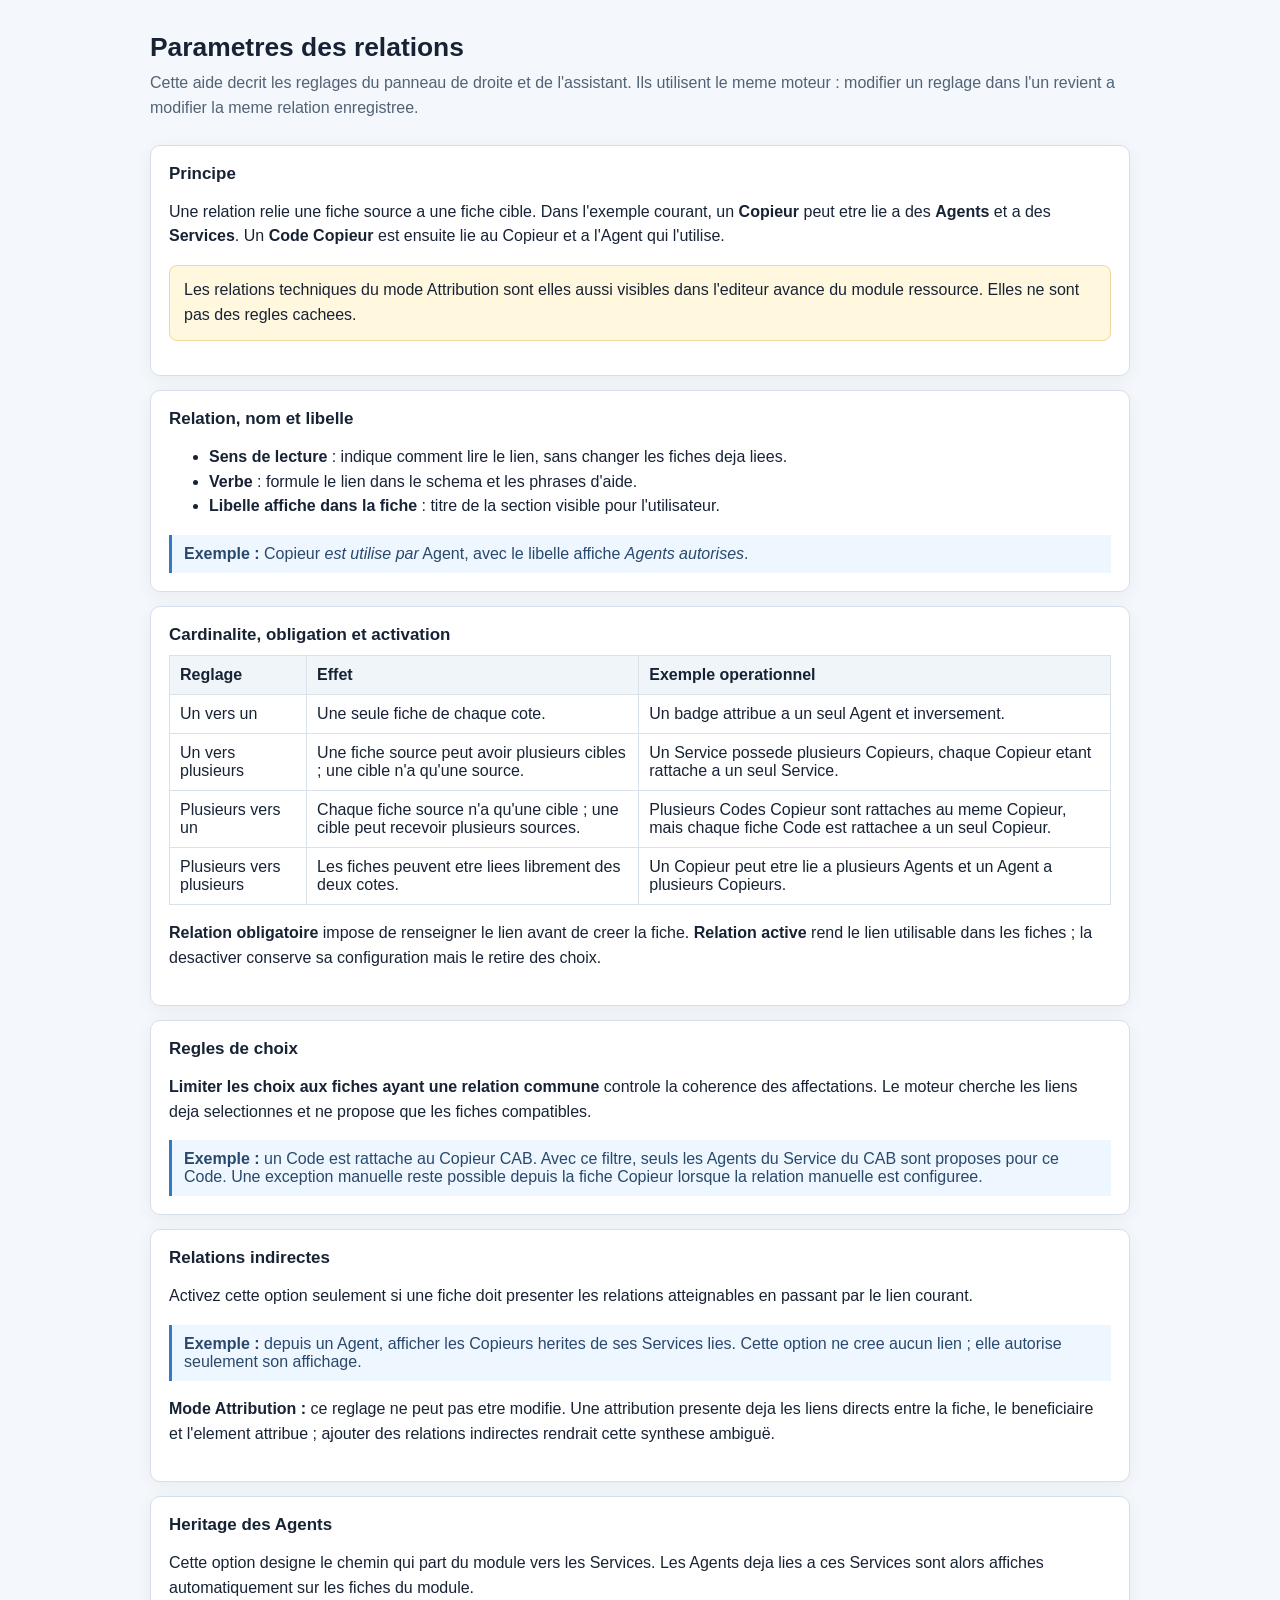
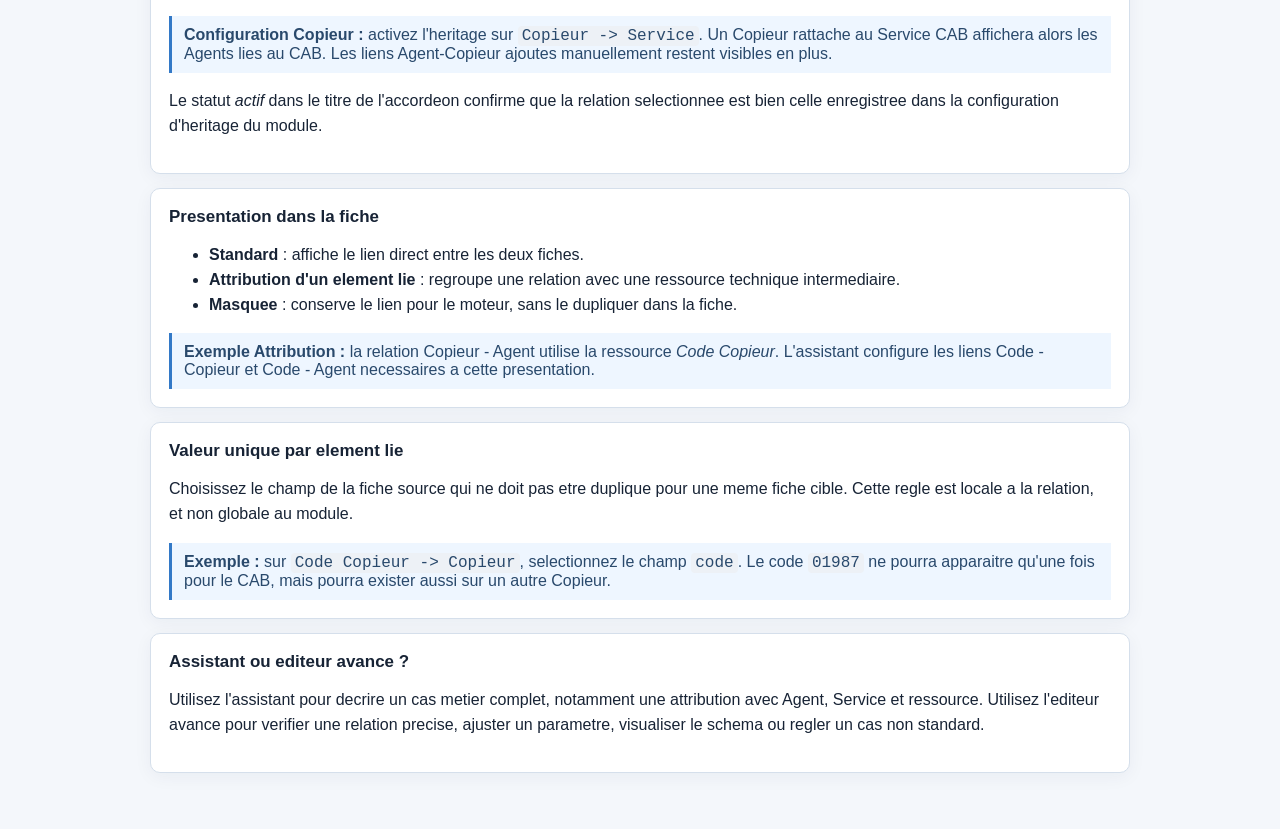
<file: monitoring/web/relation-parameters-help.html>
<!doctype html>
<html lang="fr">
<head>
    <meta charset="utf-8">
    <meta name="viewport" content="width=device-width, initial-scale=1">
    <title>Aide - Parametres des relations</title>
    <style>
        :root { color-scheme: light; font-family: "Segoe UI", Arial, sans-serif; color: #172335; background: #f4f7fb; }
        body { margin: 0; }
        main { width: min(980px, calc(100% - 32px)); margin: 32px auto 56px; }
        h1 { margin: 0 0 8px; font-size: 1.65rem; }
        h2 { margin: 0 0 10px; font-size: 1.06rem; }
        p, li { line-height: 1.55; }
        .lead { color: #526276; margin: 0 0 24px; }
        .card { margin: 14px 0; padding: 18px; border: 1px solid #d5dfeb; border-radius: 10px; background: #fff; box-shadow: 0 4px 18px rgba(22, 42, 71, .05); }
        .example { margin-top: 12px; padding: 10px 12px; border-left: 3px solid #3379c7; background: #eef6ff; color: #29496c; }
        .note { padding: 12px 14px; border-radius: 8px; background: #fff8df; border: 1px solid #ead99b; }
        table { width: 100%; border-collapse: collapse; margin-top: 10px; }
        th, td { padding: 10px; border: 1px solid #d9e1eb; vertical-align: top; text-align: left; }
        th { background: #f0f5fa; }
        code { padding: 1px 4px; border-radius: 4px; background: #edf1f6; font-family: Consolas, monospace; }
        a { color: #1769b0; }
    </style>
</head>
<body>
<main>
    <h1>Parametres des relations</h1>
    <p class="lead">Cette aide decrit les reglages du panneau de droite et de l'assistant. Ils utilisent le meme moteur : modifier un reglage dans l'un revient a modifier la meme relation enregistree.</p>

    <section class="card">
        <h2>Principe</h2>
        <p>Une relation relie une fiche source a une fiche cible. Dans l'exemple courant, un <strong>Copieur</strong> peut etre lie a des <strong>Agents</strong> et a des <strong>Services</strong>. Un <strong>Code Copieur</strong> est ensuite lie au Copieur et a l'Agent qui l'utilise.</p>
        <p class="note">Les relations techniques du mode Attribution sont elles aussi visibles dans l'editeur avance du module ressource. Elles ne sont pas des regles cachees.</p>
    </section>

    <section class="card">
        <h2>Relation, nom et libelle</h2>
        <ul>
            <li><strong>Sens de lecture</strong> : indique comment lire le lien, sans changer les fiches deja liees.</li>
            <li><strong>Verbe</strong> : formule le lien dans le schema et les phrases d'aide.</li>
            <li><strong>Libelle affiche dans la fiche</strong> : titre de la section visible pour l'utilisateur.</li>
        </ul>
        <div class="example"><strong>Exemple :</strong> Copieur <em>est utilise par</em> Agent, avec le libelle affiche <em>Agents autorises</em>.</div>
    </section>

    <section class="card">
        <h2>Cardinalite, obligation et activation</h2>
        <table>
            <thead><tr><th>Reglage</th><th>Effet</th><th>Exemple operationnel</th></tr></thead>
            <tbody>
            <tr><td>Un vers un</td><td>Une seule fiche de chaque cote.</td><td>Un badge attribue a un seul Agent et inversement.</td></tr>
            <tr><td>Un vers plusieurs</td><td>Une fiche source peut avoir plusieurs cibles ; une cible n'a qu'une source.</td><td>Un Service possede plusieurs Copieurs, chaque Copieur etant rattache a un seul Service.</td></tr>
            <tr><td>Plusieurs vers un</td><td>Chaque fiche source n'a qu'une cible ; une cible peut recevoir plusieurs sources.</td><td>Plusieurs Codes Copieur sont rattaches au meme Copieur, mais chaque fiche Code est rattachee a un seul Copieur.</td></tr>
            <tr><td>Plusieurs vers plusieurs</td><td>Les fiches peuvent etre liees librement des deux cotes.</td><td>Un Copieur peut etre lie a plusieurs Agents et un Agent a plusieurs Copieurs.</td></tr>
            </tbody>
        </table>
        <p><strong>Relation obligatoire</strong> impose de renseigner le lien avant de creer la fiche. <strong>Relation active</strong> rend le lien utilisable dans les fiches ; la desactiver conserve sa configuration mais le retire des choix.</p>
    </section>

    <section class="card">
        <h2>Regles de choix</h2>
        <p><strong>Limiter les choix aux fiches ayant une relation commune</strong> controle la coherence des affectations. Le moteur cherche les liens deja selectionnes et ne propose que les fiches compatibles.</p>
        <div class="example"><strong>Exemple :</strong> un Code est rattache au Copieur CAB. Avec ce filtre, seuls les Agents du Service du CAB sont proposes pour ce Code. Une exception manuelle reste possible depuis la fiche Copieur lorsque la relation manuelle est configuree.</div>
    </section>

    <section class="card">
        <h2>Relations indirectes</h2>
        <p>Activez cette option seulement si une fiche doit presenter les relations atteignables en passant par le lien courant.</p>
        <div class="example"><strong>Exemple :</strong> depuis un Agent, afficher les Copieurs herites de ses Services lies. Cette option ne cree aucun lien ; elle autorise seulement son affichage.</div>
        <p><strong>Mode Attribution :</strong> ce reglage ne peut pas etre modifie. Une attribution presente deja les liens directs entre la fiche, le beneficiaire et l'element attribue ; ajouter des relations indirectes rendrait cette synthese ambiguë.</p>
    </section>

    <section class="card">
        <h2>Heritage des Agents</h2>
        <p>Cette option designe le chemin qui part du module vers les Services. Les Agents deja lies a ces Services sont alors affiches automatiquement sur les fiches du module.</p>
        <div class="example"><strong>Configuration Copieur :</strong> activez l'heritage sur <code>Copieur -&gt; Service</code>. Un Copieur rattache au Service CAB affichera alors les Agents lies au CAB. Les liens Agent-Copieur ajoutes manuellement restent visibles en plus.</div>
        <p>Le statut <em>actif</em> dans le titre de l'accordeon confirme que la relation selectionnee est bien celle enregistree dans la configuration d'heritage du module.</p>
    </section>

    <section class="card">
        <h2>Presentation dans la fiche</h2>
        <ul>
            <li><strong>Standard</strong> : affiche le lien direct entre les deux fiches.</li>
            <li><strong>Attribution d'un element lie</strong> : regroupe une relation avec une ressource technique intermediaire.</li>
            <li><strong>Masquee</strong> : conserve le lien pour le moteur, sans le dupliquer dans la fiche.</li>
        </ul>
        <div class="example"><strong>Exemple Attribution :</strong> la relation Copieur - Agent utilise la ressource <em>Code Copieur</em>. L'assistant configure les liens Code - Copieur et Code - Agent necessaires a cette presentation.</div>
    </section>

    <section class="card">
        <h2>Valeur unique par element lie</h2>
        <p>Choisissez le champ de la fiche source qui ne doit pas etre duplique pour une meme fiche cible. Cette regle est locale a la relation, et non globale au module.</p>
        <div class="example"><strong>Exemple :</strong> sur <code>Code Copieur -&gt; Copieur</code>, selectionnez le champ <code>code</code>. Le code <code>01987</code> ne pourra apparaitre qu'une fois pour le CAB, mais pourra exister aussi sur un autre Copieur.</div>
    </section>

    <section class="card">
        <h2>Assistant ou editeur avance ?</h2>
        <p>Utilisez l'assistant pour decrire un cas metier complet, notamment une attribution avec Agent, Service et ressource. Utilisez l'editeur avance pour verifier une relation precise, ajuster un parametre, visualiser le schema ou regler un cas non standard.</p>
    </section>
</main>
</body>
</html>
</file>
